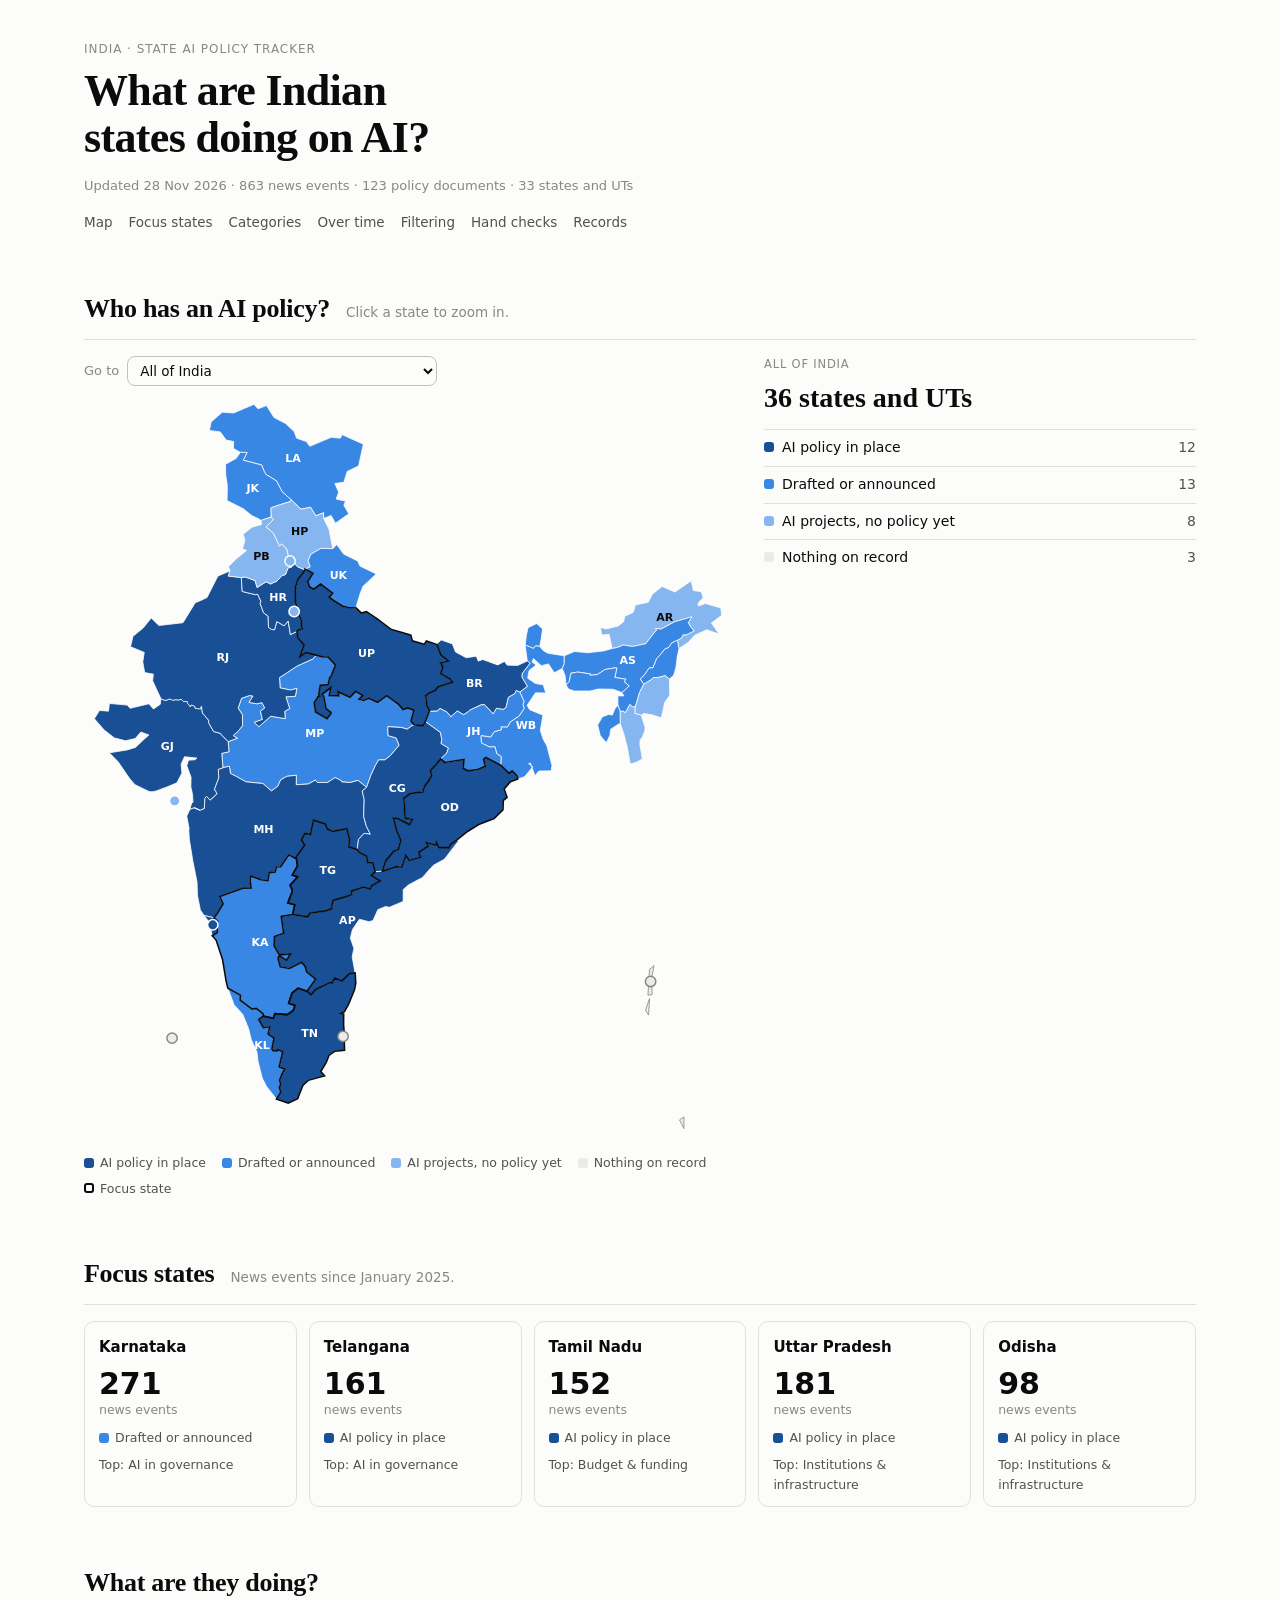
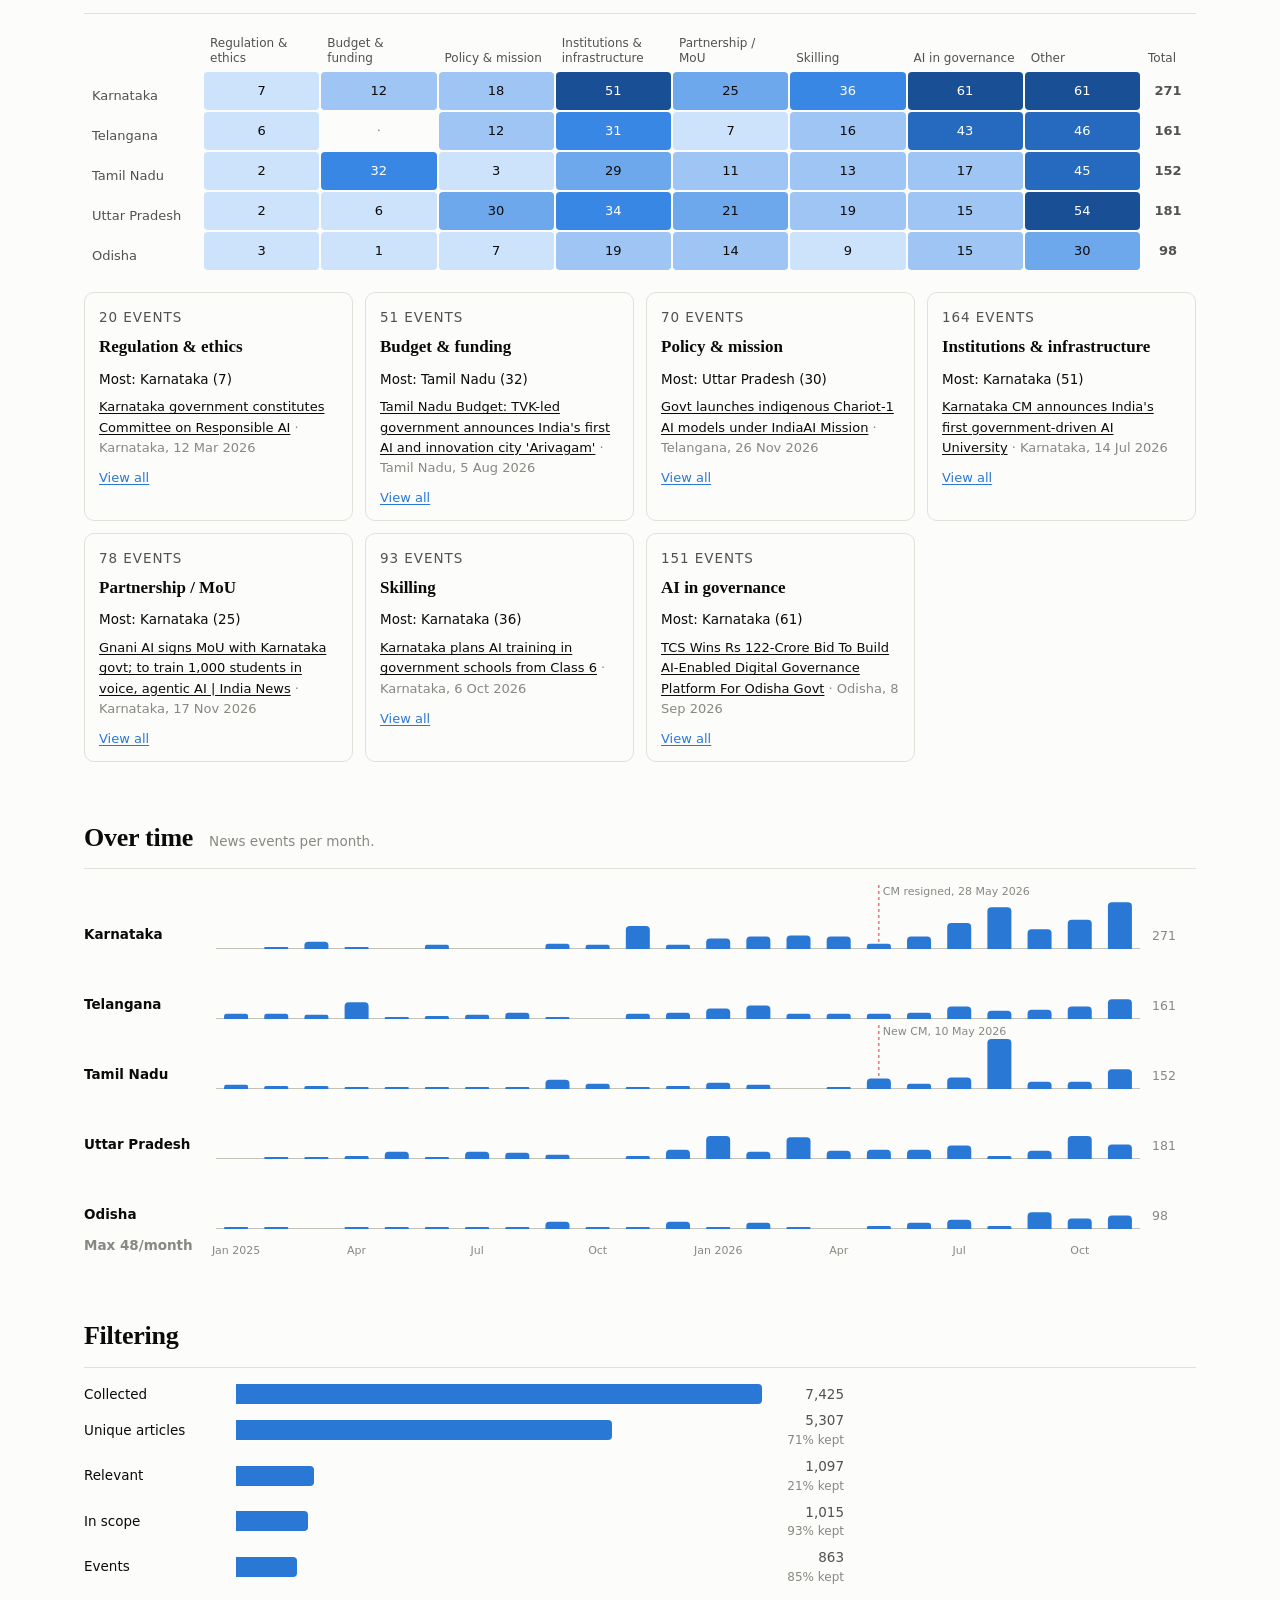
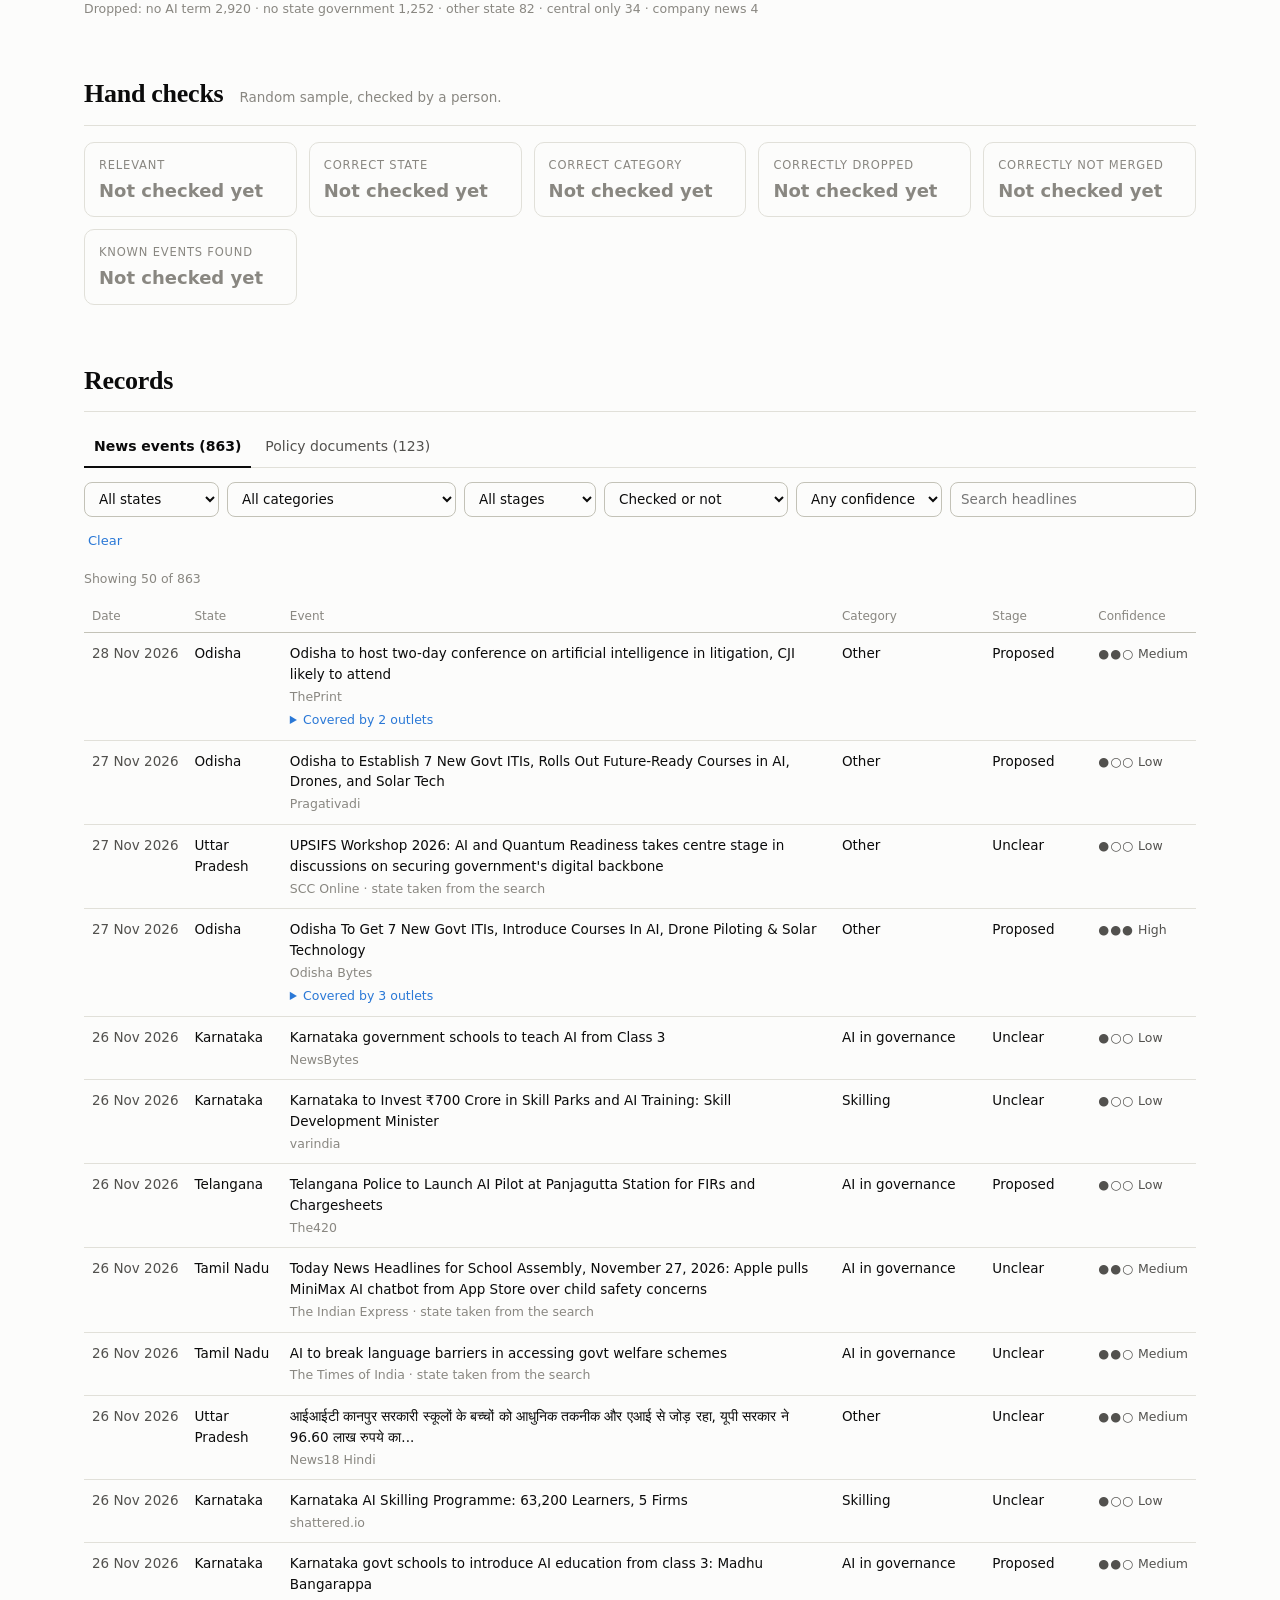
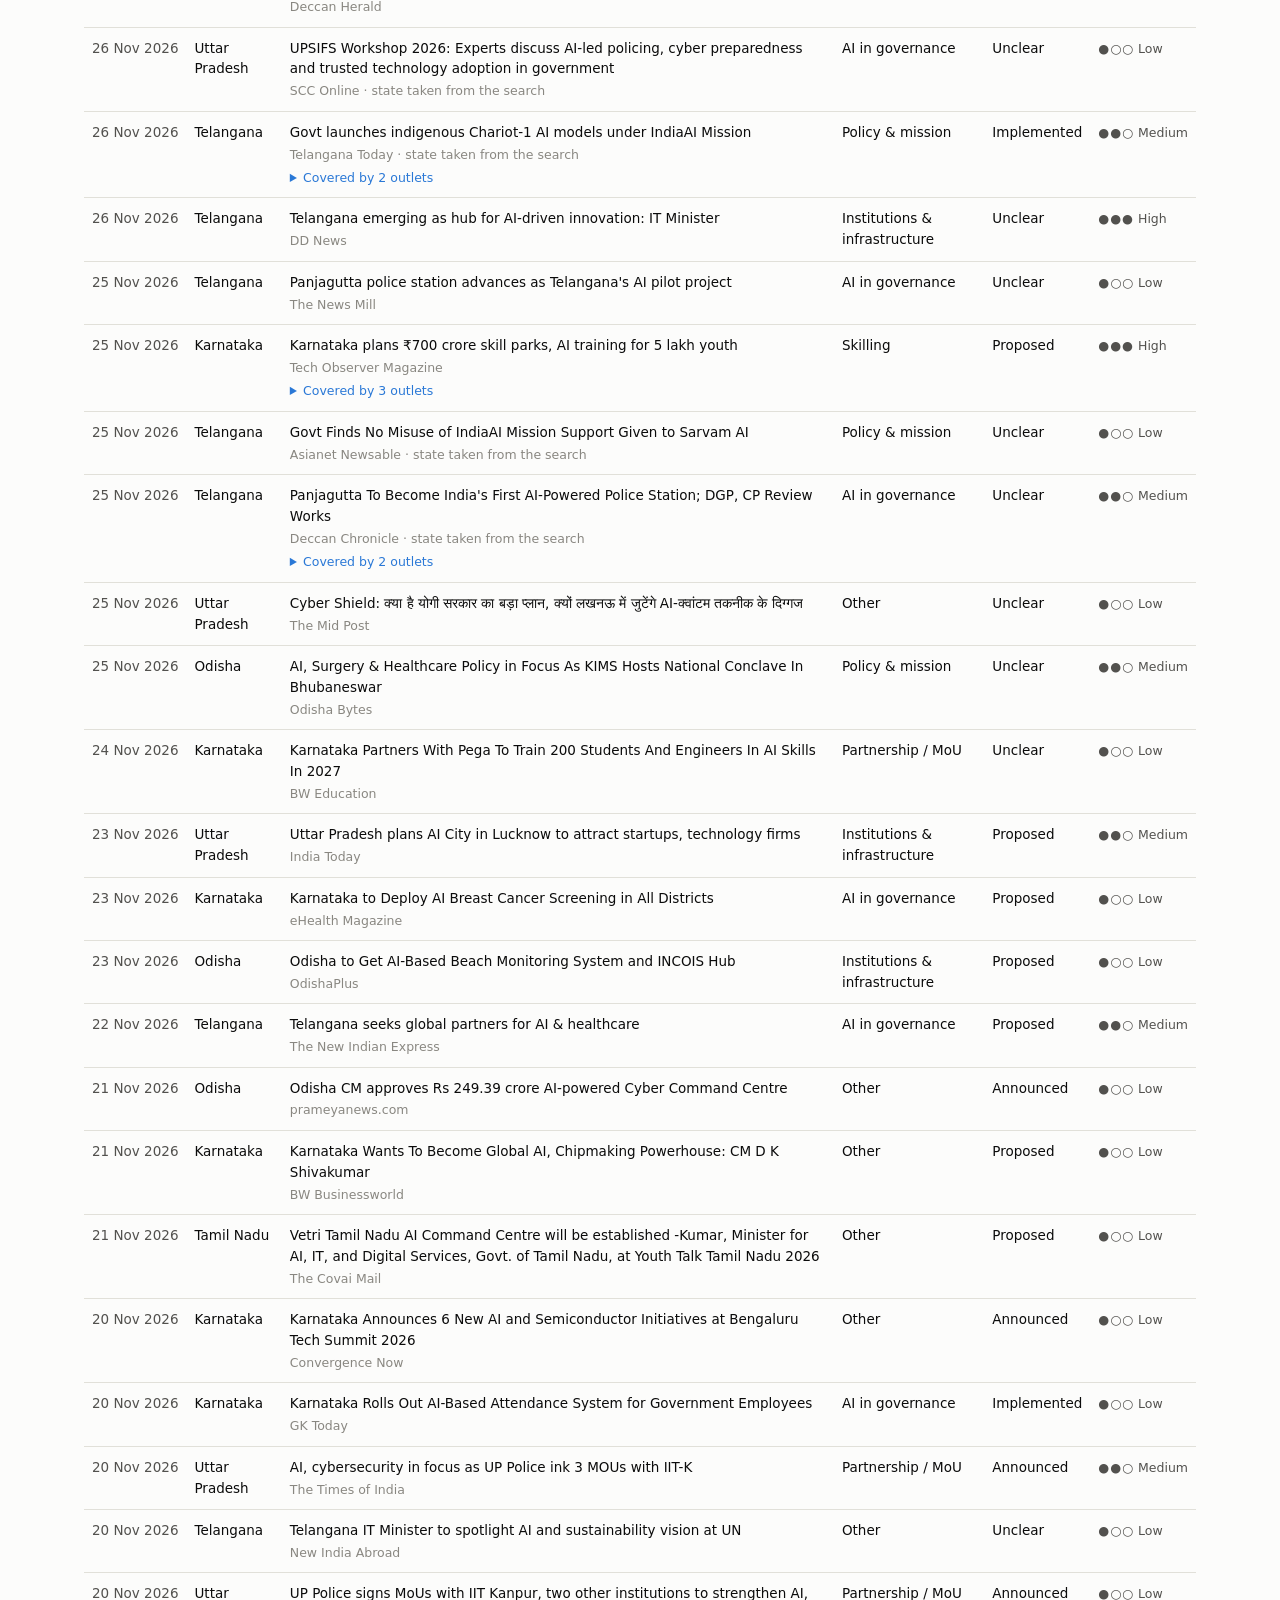
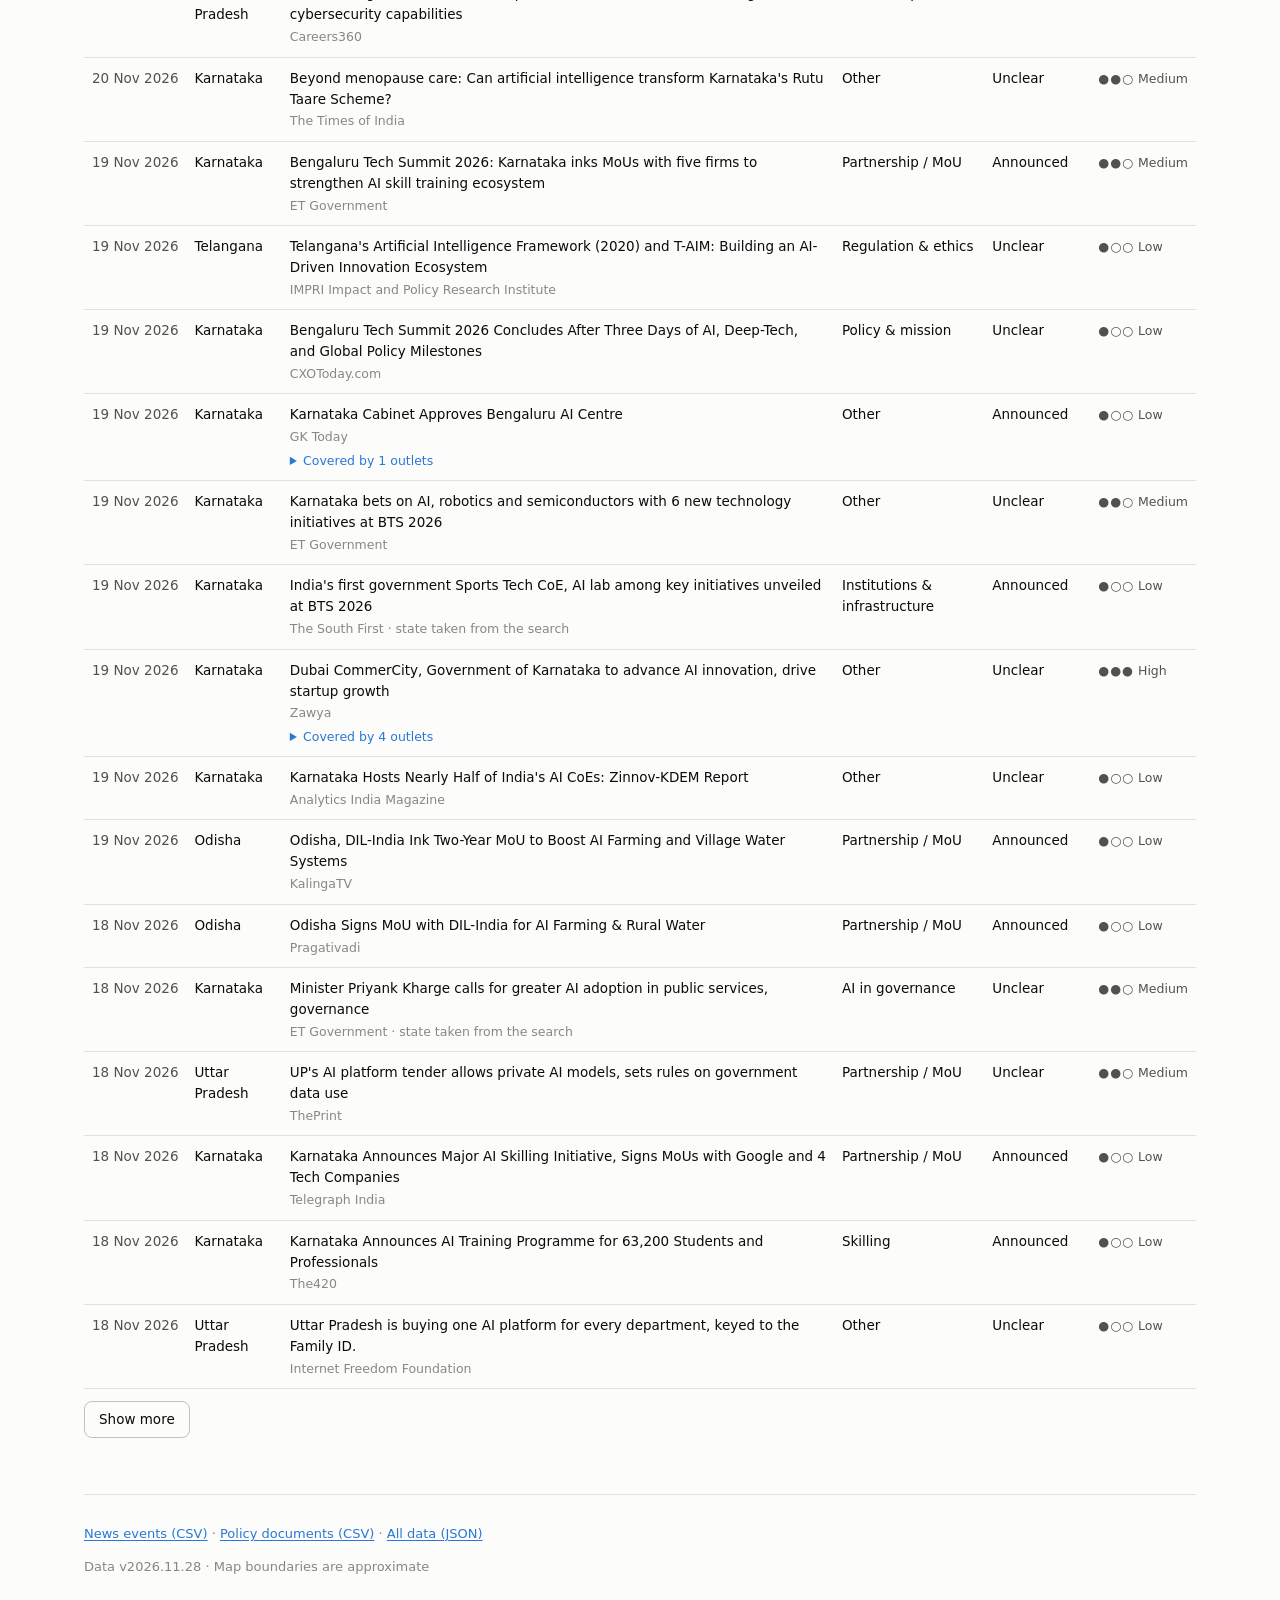
<file: docs/index.html>
<!doctype html>
<html lang="en">
<head>
<meta charset="utf-8">
<meta name="viewport" content="width=device-width, initial-scale=1">
<title>State AI Policy Tracker</title>
<meta name="description" content="AI policy activity across Indian states.">
<link rel="stylesheet" href="style.css">
</head>
<body>
<div class="page">

<header class="masthead">
  <p class="overline">India · State AI policy tracker</p>
  <h1>What are Indian states doing on AI?</h1>
  <p class="meta" id="meta"></p>
  <nav class="jump" aria-label="Sections">
    <a href="#map">Map</a><a href="#focus">Focus states</a><a href="#kinds">Categories</a><a href="#time">Over time</a><a href="#funnel-section">Filtering</a><a href="#checked">Hand checks</a><a href="#records">Records</a>
  </nav>
</header>

<section id="map" aria-labelledby="h-map">
  <div class="section-head">
    <h2 id="h-map">Who has an AI policy?</h2>
    <p>Click a state to zoom in.</p>
  </div>
  <div class="atlas">
    <div class="map-col">
      <label class="jump-to">Go to <select id="jump" aria-label="Go to a state or union territory"></select></label>
      <svg id="india" role="img" aria-label="Map of India by AI policy status"></svg>
      <ul class="legend" id="map-legend"></ul>
    </div>
    <aside class="panel" id="panel" aria-live="polite"></aside>
  </div>
</section>

<section id="focus" aria-labelledby="h-focus">
  <div class="section-head"><h2 id="h-focus">Focus states</h2><p>News events since January 2025.</p></div>
  <div class="cards" id="cards"></div>
</section>

<section id="kinds" aria-labelledby="h-kinds">
  <div class="section-head"><h2 id="h-kinds">What are they doing?</h2></div>
  <div class="scroll-x"><table class="matrix" id="matrix"></table></div>
  <div class="cat-grid" id="cats"></div>
</section>

<section id="time" aria-labelledby="h-time">
  <div class="section-head"><h2 id="h-time">Over time</h2><p>News events per month.</p></div>
  <div id="multiples" class="multiples"></div>
</section>

<section id="funnel-section" aria-labelledby="h-funnel">
  <div class="section-head"><h2 id="h-funnel">Filtering</h2></div>
  <div id="funnel" class="funnel"></div>
  <p class="small" id="drops"></p>
</section>

<section id="checked" aria-labelledby="h-checked">
  <div class="section-head"><h2 id="h-checked">Hand checks</h2><p>Random sample, checked by a person.</p></div>
  <div class="checks" id="checks"></div>
</section>

<section id="records" aria-labelledby="h-records">
  <div class="section-head"><h2 id="h-records">Records</h2></div>
  <div class="tabs" role="tablist">
    <button role="tab" id="tab-events" aria-selected="true">News events</button>
    <button role="tab" id="tab-inst" aria-selected="false">Policy documents</button>
  </div>
  <div class="filters" id="filters"></div>
  <p class="small" id="count"></p>
  <div class="scroll-x"><table class="records" id="table"></table></div>
  <button class="more" id="more" hidden>Show more</button>
</section>

<footer class="footer">
  <p><a href="records.csv" download>News events (CSV)</a> · <a href="instruments.csv" download>Policy documents (CSV)</a> · <a href="data.json">All data (JSON)</a></p>
  <p id="footer-meta"></p>
</footer>

</div>
<div class="tip" id="tip" role="tooltip" hidden></div>
<script src="data.js"></script>
<script src="india-map.js"></script>
<script src="app.js"></script>
</body>
</html>
</file>
<file: docs/style.css>
:root {
  color-scheme: light;
  --bg: #fcfcfb;
  --plane: #f4f3ef;
  --ink: #0b0b0b;
  --ink-2: #52514e;
  --muted: #898781;
  --grid: #e1e0d9;
  --axis: #c3c2b7;
  --ring: rgba(11, 11, 11, 0.10);
  --accent: #2a78d6;
  --accent-wash: rgba(42, 120, 214, 0.10);
  --none: #ecebe6;
  --l1: #86b6ef;
  --l2: #3987e5;
  --l3: #184f95;
  --l1-ink: #0b0b0b;
  --l2-ink: #ffffff;
  --l3-ink: #ffffff;
  --seq-0: #f3f7fd;
  --seq-1: #cde2fb;
  --seq-2: #9ec5f4;
  --seq-3: #6da7ec;
  --seq-4: #3987e5;
  --seq-5: #256abf;
  --seq-6: #184f95;
  --bar: #2a78d6;
  --mark: #d03b3b;
  --seq-ink-hi: #ffffff;
}
@media (prefers-color-scheme: dark) {
  :root:where(:not([data-theme="light"])) {
    color-scheme: dark;
    --bg: #1a1a19;
    --plane: #232321;
    --ink: #f0efec;
    --ink-2: #c3c2b7;
    --muted: #898781;
    --grid: #2c2c2a;
    --axis: #383835;
    --ring: rgba(255, 255, 255, 0.10);
    --accent: #6da7ec;
    --accent-wash: rgba(57, 135, 229, 0.16);
    --none: #2c2c2a;
    --l1: #184f95;
    --l2: #2a78d6;
    --l3: #86b6ef;
    --l1-ink: #ffffff;
    --l2-ink: #ffffff;
    --l3-ink: #0b0b0b;
    --seq-0: #20262e;
    --seq-1: #184f95;
    --seq-2: #1c5cab;
    --seq-3: #256abf;
    --seq-4: #2a78d6;
    --seq-5: #3987e5;
    --seq-6: #6da7ec;
    --bar: #3987e5;
    --mark: #e66767;
    --seq-ink-hi: #0b0b0b;
  }
}

* { box-sizing: border-box; }
html { -webkit-text-size-adjust: 100%; }
body {
  margin: 0;
  background: var(--bg);
  color: var(--ink);
  font: 15px/1.55 system-ui, -apple-system, "Segoe UI", Roboto, sans-serif;
}
a { color: var(--accent); text-underline-offset: 2px; }
.page { max-width: 1160px; margin: 0 auto; padding: 40px 24px 64px; }
h1, h2, h3, h4, .serif { font-family: "Iowan Old Style", "Palatino Linotype", "Book Antiqua", Palatino, Georgia, serif; }
h1 { font-size: 44px; line-height: 1.08; letter-spacing: -0.015em; margin: 8px 0 14px; font-weight: 600; max-width: 18ch; }
h2 { font-size: 26px; margin: 0; font-weight: 600; letter-spacing: -0.01em; }
h3 { font-size: 20px; font-weight: 600; margin: 0 0 6px; }
h4 { font-size: 17px; font-weight: 600; margin: 2px 0 4px; }
.over { font-size: 11.5px; letter-spacing: .07em; text-transform: uppercase; color: var(--muted); margin: 0; }
.overline { font-size: 12px; letter-spacing: .08em; text-transform: uppercase; color: var(--muted); margin: 0; }
.lead { font-size: 17px; color: var(--ink-2); margin: 0 0 14px; max-width: 62ch; }
.meta { font-size: 13px; color: var(--muted); margin: 0 0 10px; font-variant-numeric: tabular-nums; }
.rule { font-size: 14px; color: var(--ink-2); margin: 0; max-width: 78ch; padding: 12px 14px; background: var(--plane); border-radius: 10px; }
.rule p { margin: 0; }
.rule p + p { margin-top: 6px; }
.jump { display: flex; flex-wrap: wrap; gap: 4px 16px; margin-top: 16px; font-size: 13.5px; }
.jump a { color: var(--ink-2); text-decoration: none; }
.jump a:hover { color: var(--accent); }
section { margin-top: 56px; }
.section-head { display: flex; flex-wrap: wrap; align-items: baseline; gap: 4px 16px; margin-bottom: 16px; border-bottom: 1px solid var(--grid); padding-bottom: 10px; }
.section-head p { margin: 0; color: var(--muted); font-size: 13.5px; }
.small { font-size: 12.5px; color: var(--muted); }
.scroll-x { overflow-x: auto; -webkit-overflow-scrolling: touch; }

/* focus cards */
.cards { display: grid; grid-template-columns: repeat(auto-fit, minmax(150px, 1fr)); gap: 12px; }
.card { display: flex; flex-direction: column; align-items: stretch; justify-content: flex-start; text-align: left; font: inherit; color: inherit; background: var(--bg); border: 1px solid var(--grid); border-radius: 10px; padding: 14px 14px 12px; cursor: pointer; transition: border-color .15s, background .15s; }
.card:hover, .card:focus-visible { border-color: var(--accent); outline: none; }
.card[aria-pressed="true"] { border-color: var(--accent); background: var(--accent-wash); }
.card .name { font-weight: 600; font-size: 15px; }
.card .num { font-size: 30px; font-weight: 620; line-height: 1.1; margin-top: 8px; }
.card .unit { font-size: 12.5px; color: var(--muted); }
.card .line { font-size: 12.5px; color: var(--ink-2); margin-top: 8px; display: flex; gap: 6px; align-items: center; }
.swatch { width: 10px; height: 10px; border-radius: 3px; flex: none; display: inline-block; }

/* India map */
.atlas { display: grid; grid-template-columns: minmax(0, 1.5fr) minmax(0, 1fr); gap: 32px; align-items: start; }
.jump-to { display: inline-flex; gap: 8px; align-items: center; font-size: 13px; color: var(--muted); margin-bottom: 8px; }
.jump-to select { font: inherit; font-size: 13.5px; color: var(--ink); background: var(--bg); border: 1px solid var(--axis); border-radius: 8px; padding: 5px 8px; }
#india { display: block; width: 100%; height: auto; max-height: 860px; touch-action: manipulation; }
#india .st { stroke: var(--bg); stroke-width: 0.8; vector-effect: non-scaling-stroke; cursor: pointer; transition: opacity .25s; }
#india .st:hover { stroke: var(--ink); stroke-width: 1.2; }
#india .l0 { fill: var(--none); } #india .l1 { fill: var(--l1); } #india .l2 { fill: var(--l2); } #india .l3 { fill: var(--l3); }
#india .outline { fill: none; stroke: var(--ink); stroke-width: 1.6; vector-effect: non-scaling-stroke; pointer-events: none; }
#india .dot { stroke: var(--bg); stroke-width: 1.5; vector-effect: non-scaling-stroke; cursor: pointer; }
#india .dot.focus { stroke: var(--ink); }
#india .st.l0, #india .dot.l0 { stroke: var(--muted); }
#india.zoomed .st:not(.sel), #india.zoomed .dot:not(.sel), #india.zoomed .outline:not(.sel) { opacity: .3; }
#india .st.sel, #india .dot.sel { stroke: var(--accent); stroke-width: 2.5; }
#india .lbl { font-weight: 600; text-anchor: middle; pointer-events: none; fill: var(--ink-2); }
#india .lbl.l2 { fill: var(--l2-ink); } #india .lbl.l3 { fill: var(--l3-ink); } #india .lbl.l1 { fill: var(--l1-ink); }
#india.zoomed .lbl:not(.sel) { opacity: .25; }
.panel { position: sticky; top: 16px; font-size: 14px; min-height: 200px; }
.panel h3 { font-size: 28px; margin: 2px 0 10px; }
.stats { display: flex; flex-wrap: wrap; gap: 6px 22px; margin: 4px 0 14px; padding-bottom: 12px; border-bottom: 1px solid var(--grid); }
.stats div { display: flex; flex-direction: column; }
.stats b { font-size: 24px; font-weight: 620; line-height: 1.1; }
.stats span { font-size: 12px; color: var(--muted); }
.panel .headline { margin: 0 0 12px; color: var(--ink-2); }
.panel ul { list-style: none; padding: 0; margin: 4px 0 14px; }
.panel li { padding: 8px 0; border-top: 1px solid var(--grid); }
.panel li a { color: var(--ink); text-decoration: none; font-weight: 500; }
.panel li a:hover { color: var(--accent); text-decoration: underline; }
.panel li .m { display: block; color: var(--muted); font-size: 12.5px; margin-top: 2px; }
.chip { display: inline-block; font-size: 11.5px; padding: 0 8px; border-radius: 999px; background: var(--plane); color: var(--ink-2); margin-right: 4px; }
.chip.ok { background: var(--accent-wash); color: var(--accent); }
.linkbtn { font: inherit; font-size: 13.5px; background: none; border: 0; padding: 0; color: var(--accent); cursor: pointer; text-decoration: underline; text-underline-offset: 2px; }
.back { font: inherit; font-size: 13px; background: var(--bg); color: var(--ink); border: 1px solid var(--axis); border-radius: 8px; padding: 5px 12px; cursor: pointer; margin-top: 4px; }

/* category explainers */
.cat-grid { margin-top: 20px; display: grid; grid-template-columns: repeat(auto-fill, minmax(232px, 1fr)); gap: 12px; }
.cat { border: 1px solid var(--grid); border-radius: 10px; padding: 14px 14px 12px; display: flex; flex-direction: column; gap: 4px; }
.cat p { margin: 0; font-size: 13.5px; color: var(--ink-2); }
.cat .lead-state { color: var(--ink); }
.cat .ex { font-size: 13px; margin-top: 4px; }
.cat .ex a { color: var(--ink); }
.cat .ex .m { color: var(--muted); }
.cat .linkbtn { align-self: flex-start; margin-top: 6px; font-size: 13px; }

/* human checks */
.checks { display: grid; grid-template-columns: repeat(auto-fit, minmax(190px, 1fr)); gap: 12px; margin-bottom: 10px; }
.check { border: 1px solid var(--grid); border-radius: 10px; padding: 14px; }
.check .big { font-size: 30px; font-weight: 620; line-height: 1.1; margin: 6px 0 2px; }
.check .sub { font-size: 13px; color: var(--ink-2); }
.check .range { font-size: 12px; color: var(--muted); margin-top: 6px; }
.check .bar { height: 6px; background: var(--grid); border-radius: 3px; position: relative; margin-top: 8px; }
.check .bar i { position: absolute; top: 0; bottom: 0; background: var(--accent-wash); border-radius: 3px; }
.check .bar b { position: absolute; top: -3px; width: 3px; height: 12px; background: var(--accent); border-radius: 2px; }
.check.empty .big { color: var(--muted); font-size: 18px; }
.badge { display: inline-block; font-size: 11.5px; font-weight: 550; padding: 1px 8px; border-radius: 999px; background: var(--plane); color: var(--ink-2); white-space: nowrap; }
.badge.ok { background: var(--accent-wash); color: var(--accent); }
.badge.warn { background: rgba(208, 59, 59, .10); color: var(--mark); }
.records .badge { margin-top: 6px; }

/* matrix */
.matrix { border-collapse: separate; border-spacing: 2px; font-size: 13px; min-width: 640px; width: 100%; table-layout: fixed; }
.matrix col.rowhead { width: 116px; }
.matrix col.totcol { width: 52px; }
.matrix th { font-weight: 500; color: var(--ink-2); text-align: left; padding: 4px 6px; vertical-align: bottom; }
.matrix thead th { font-size: 12px; line-height: 1.25; }
.matrix td { text-align: center; padding: 0; height: 38px; border-radius: 4px; font-variant-numeric: tabular-nums; cursor: pointer; }
.matrix td.zero { color: var(--muted); cursor: default; }
.matrix td.total { background: transparent; color: var(--ink-2); font-weight: 600; cursor: default; }
.matrix td:not(.zero):not(.total):hover { outline: 2px solid var(--ink); outline-offset: -2px; }

/* small multiples */
.multiples { display: grid; gap: 6px; }
.mrow { display: grid; grid-template-columns: 120px 1fr 44px; align-items: end; gap: 12px; }
.mrow .lab { font-size: 13.5px; font-weight: 550; padding-bottom: 4px; }
.mrow .tot { font-size: 12.5px; color: var(--muted); padding-bottom: 4px; font-variant-numeric: tabular-nums; }
.mrow svg { display: block; width: 100%; height: 64px; overflow: visible; }
.axis-row svg { height: 20px; }
.multiples .bar { fill: var(--bar); }
.multiples .bar:hover { opacity: .75; }
.multiples .base { stroke: var(--axis); stroke-width: 1; }
.multiples .marker { stroke: var(--mark); stroke-width: 1; stroke-dasharray: 3 3; }
.multiples text { fill: var(--muted); font-size: 11px; }

/* funnel */
.funnel { display: grid; gap: 6px; max-width: 760px; }
.frow { display: grid; grid-template-columns: 140px 1fr 70px; gap: 12px; align-items: center; font-size: 13.5px; }
.frow .track { height: 20px; }
.frow .fill { height: 20px; background: var(--bar); border-radius: 0 4px 4px 0; min-width: 2px; }
.frow .n { text-align: right; font-variant-numeric: tabular-nums; color: var(--ink-2); }
.frow .pct { color: var(--muted); font-size: 12px; }

/* records */
.tabs { display: flex; gap: 4px; border-bottom: 1px solid var(--grid); margin-bottom: 14px; }
.tabs button { font: inherit; font-size: 14px; background: none; border: 0; border-bottom: 2px solid transparent; padding: 8px 10px; color: var(--ink-2); cursor: pointer; margin-bottom: -1px; }
.tabs button[aria-selected="true"] { color: var(--ink); border-bottom-color: var(--ink); font-weight: 600; }
.filters { display: flex; flex-wrap: wrap; gap: 8px; margin-bottom: 10px; }
.filters select, .filters input { font: inherit; font-size: 13.5px; color: var(--ink); background: var(--bg); border: 1px solid var(--axis); border-radius: 8px; padding: 6px 10px; min-height: 34px; }
.filters input { min-width: 200px; flex: 1 1 200px; max-width: 320px; }
.filters button { font: inherit; font-size: 13px; background: none; border: 0; color: var(--accent); cursor: pointer; padding: 6px 4px; }
.records { width: 100%; border-collapse: collapse; font-size: 13.5px; min-width: 720px; }
.records th { text-align: left; font-weight: 500; color: var(--muted); font-size: 12px; padding: 6px 8px; border-bottom: 1px solid var(--axis); white-space: nowrap; }
.records td { padding: 10px 8px; border-bottom: 1px solid var(--grid); vertical-align: top; }
.records td.date { white-space: nowrap; color: var(--ink-2); font-variant-numeric: tabular-nums; }
.records td.title a { color: var(--ink); text-decoration: none; font-weight: 500; }
.records td.title a:hover { color: var(--accent); text-decoration: underline; }
.records .summary { color: var(--muted); font-size: 12.5px; margin-top: 2px; }
.records details { margin-top: 4px; font-size: 12.5px; color: var(--ink-2); }
.records details summary { cursor: pointer; color: var(--accent); }
.records details ul { margin: 4px 0 0; padding-left: 16px; }
.records .fix { font-size: 12px; color: var(--muted); }
.conf { white-space: nowrap; font-size: 12.5px; color: var(--ink-2); }
.dots { letter-spacing: 1px; color: var(--ink-2); }
.more { margin-top: 12px; font: inherit; font-size: 13.5px; background: var(--bg); color: var(--ink); border: 1px solid var(--axis); border-radius: 8px; padding: 7px 14px; cursor: pointer; }

/* map legend and panel level table */
.legend { list-style: none; padding: 0; margin: 14px 0 0; display: flex; flex-wrap: wrap; gap: 6px 16px; font-size: 12.5px; color: var(--ink-2); }
.legend li { display: flex; align-items: center; gap: 6px; }
.levels { width: 100%; border-collapse: collapse; font-size: 14px; }
.levels td { padding: 7px 0; border-top: 1px solid var(--grid); }
.levels td.n { text-align: right; font-variant-numeric: tabular-nums; color: var(--ink-2); }

/* footer */
.footer { margin-top: 56px; padding-top: 16px; border-top: 1px solid var(--grid); font-size: 13px; color: var(--muted); }

/* tooltip */
.tip { position: fixed; z-index: 10; pointer-events: none; background: var(--ink); color: var(--bg); font-size: 12.5px; line-height: 1.4; padding: 6px 9px; border-radius: 6px; max-width: 280px; box-shadow: 0 2px 10px rgba(0,0,0,.15); }
.tip strong { font-weight: 650; }

@media (max-width: 860px) {
  .atlas { grid-template-columns: 1fr; }
  .panel { position: static; }
}
@media (max-width: 760px) {
  .page { padding: 28px 16px 48px; }
  h1 { font-size: 32px; }
  h2 { font-size: 22px; }
  .map-wrap { grid-template-columns: 1fr; }
  .mrow { grid-template-columns: 84px 1fr 34px; gap: 8px; }
  .frow { grid-template-columns: 104px 1fr 56px; }
}
</file>
